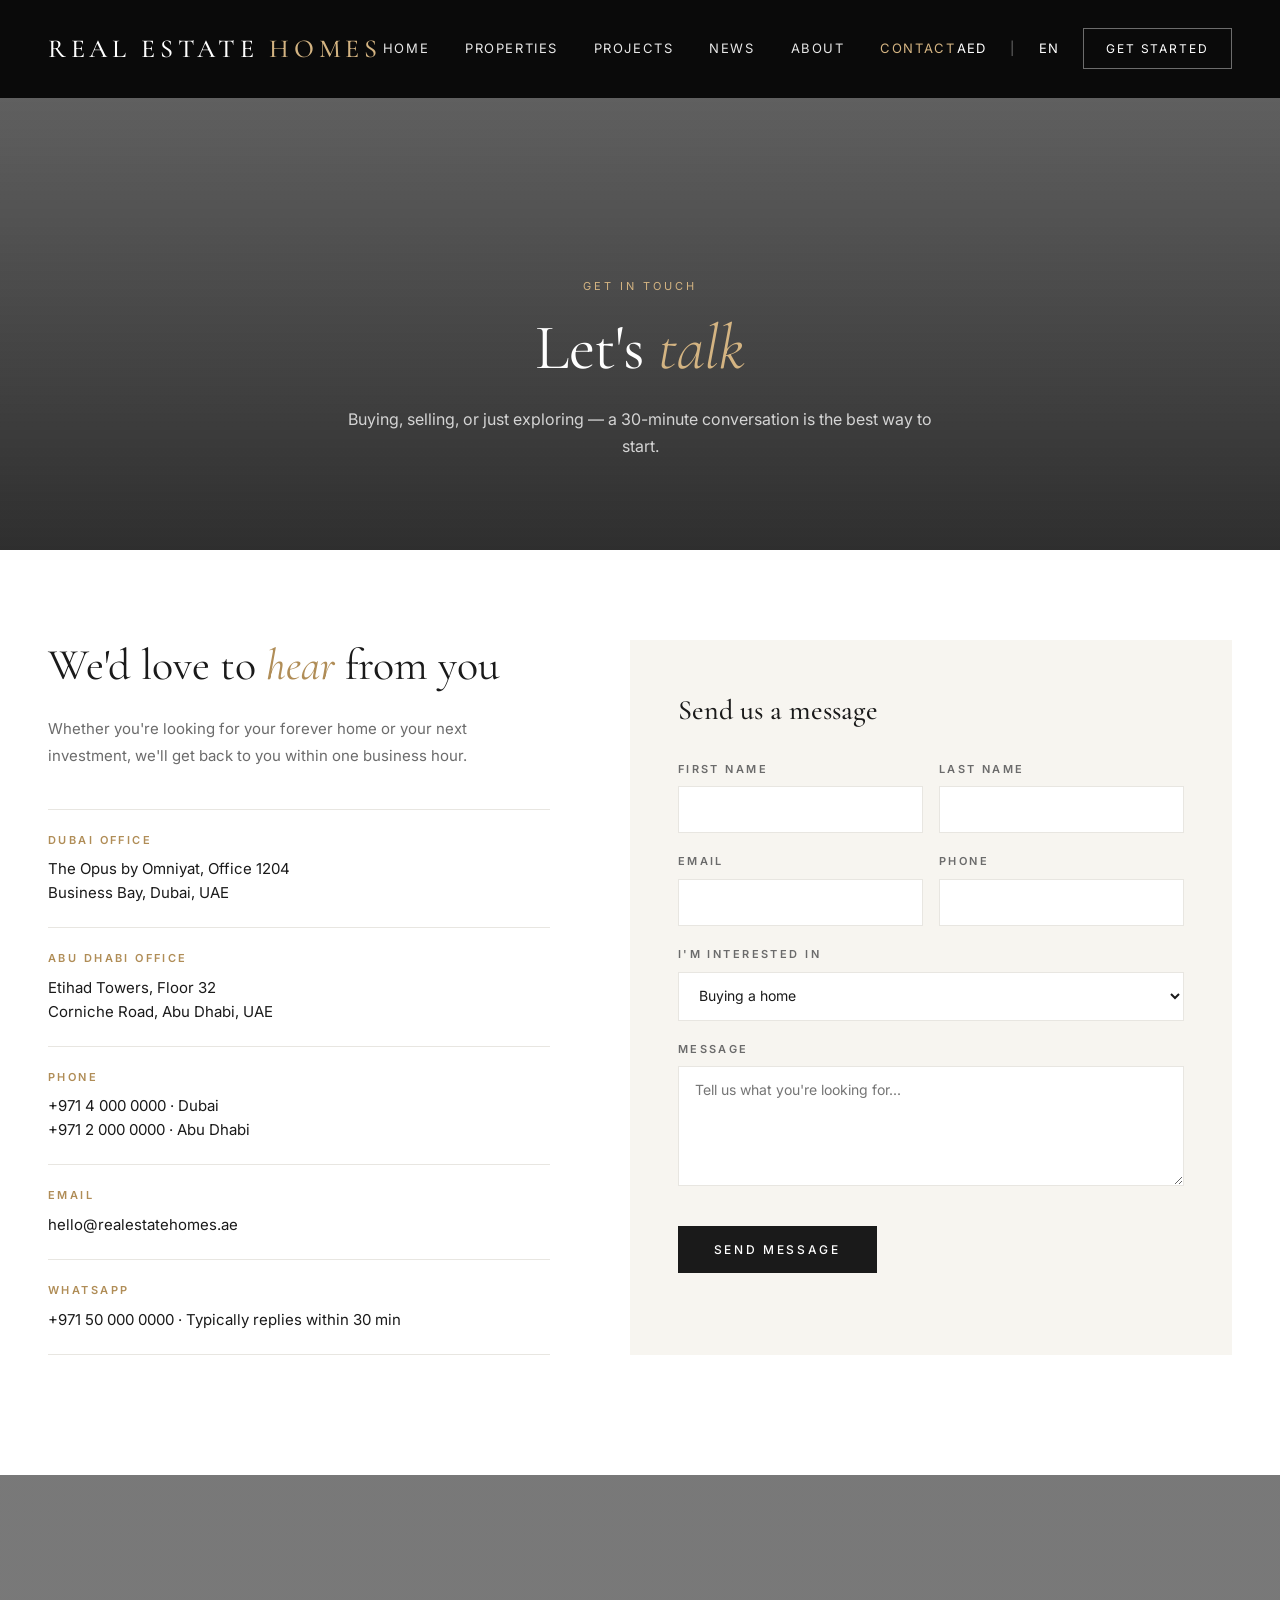
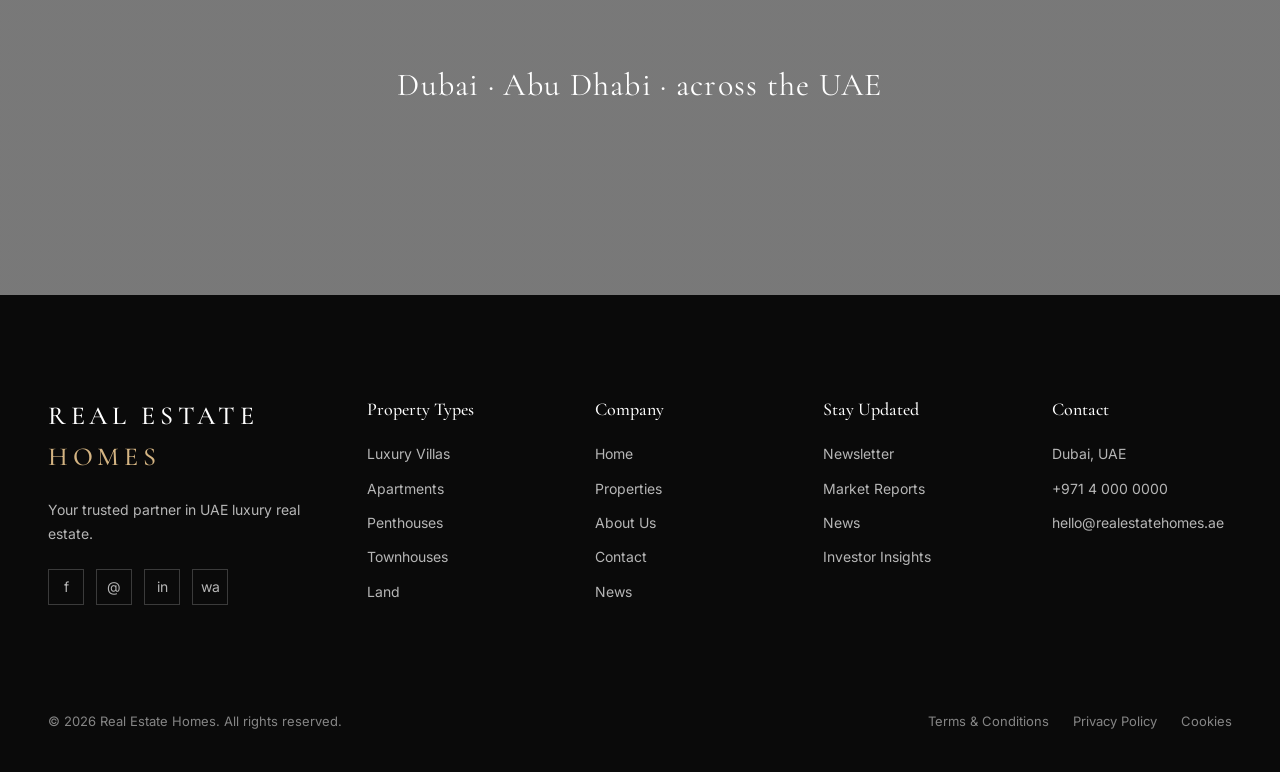
<file: contact.html>
<!DOCTYPE html>
<html lang="en">
<head>
<meta charset="UTF-8">
<meta name="viewport" content="width=device-width, initial-scale=1.0">
<title>Contact | Real Estate Homes UAE</title>
<link rel="preconnect" href="https://fonts.googleapis.com">
<link rel="preconnect" href="https://fonts.gstatic.com" crossorigin>
<link href="https://fonts.googleapis.com/css2?family=Cormorant+Garamond:wght@300;400;500;600;700&family=Inter:wght@300;400;500;600;700&display=swap" rel="stylesheet">
<link rel="stylesheet" href="/styles.css">
</head>
<body>

<nav class="nav nav-solid">
  <a href="/" class="logo">Real Estate <span>Homes</span></a>
  <div class="nav-links">
    <a href="/">Home</a>
    <a href="/properties.html">Properties</a>
    <a href="/projects.html">Projects</a>
    <a href="/news.html">News</a>
    <a href="/about.html">About</a>
    <a href="/contact.html" class="active">Contact</a>
  </div>
  <div class="nav-right">
    <span class="currency">AED</span>
    <span class="divider">|</span>
    <span class="lang">EN</span>
    <a href="/contact.html" class="btn-start">Get Started</a>
  </div>
</nav>

<header class="page-head" style="--bg-img: url('https://images.unsplash.com/photo-1582268611958-ebfd161ef9cf?w=2400&q=80');">
  <div class="crumb">Get in Touch</div>
  <h1>Let's <em>talk</em></h1>
  <p class="lead">Buying, selling, or just exploring — a 30-minute conversation is the best way to start.</p>
</header>

<div class="contact-wrap">
  <div class="contact-info">
    <h2>We'd love to <em style="font-style:italic;color:var(--gold);">hear</em> from you</h2>
    <p>Whether you're looking for your forever home or your next investment, we'll get back to you within one business hour.</p>

    <div class="contact-detail">
      <h4>Dubai Office</h4>
      <p>The Opus by Omniyat, Office 1204<br>Business Bay, Dubai, UAE</p>
    </div>
    <div class="contact-detail">
      <h4>Abu Dhabi Office</h4>
      <p>Etihad Towers, Floor 32<br>Corniche Road, Abu Dhabi, UAE</p>
    </div>
    <div class="contact-detail">
      <h4>Phone</h4>
      <p><a href="tel:+97140000000">+971 4 000 0000</a> · Dubai</p>
      <p><a href="tel:+97120000000">+971 2 000 0000</a> · Abu Dhabi</p>
    </div>
    <div class="contact-detail">
      <h4>Email</h4>
      <p><a href="mailto:hello@realestatehomes.ae">hello@realestatehomes.ae</a></p>
    </div>
    <div class="contact-detail">
      <h4>WhatsApp</h4>
      <p><a href="https://wa.me/971500000000">+971 50 000 0000</a> · Typically replies within 30 min</p>
    </div>
  </div>

  <form class="contact-form" onsubmit="event.preventDefault(); alert('Thanks — we’ll be in touch within an hour.');">
    <h3>Send us a message</h3>

    <div class="field-row">
      <div class="field">
        <label>First Name</label>
        <input type="text" required>
      </div>
      <div class="field">
        <label>Last Name</label>
        <input type="text" required>
      </div>
    </div>

    <div class="field-row">
      <div class="field">
        <label>Email</label>
        <input type="email" required>
      </div>
      <div class="field">
        <label>Phone</label>
        <input type="tel">
      </div>
    </div>

    <div class="field">
      <label>I'm interested in</label>
      <select>
        <option>Buying a home</option>
        <option>Selling my property</option>
        <option>Investment / off-plan</option>
        <option>A market valuation</option>
        <option>Something else</option>
      </select>
    </div>

    <div class="field">
      <label>Message</label>
      <textarea placeholder="Tell us what you're looking for..."></textarea>
    </div>

    <button type="submit">Send Message</button>
  </form>
</div>

<section class="map-band">
  <span class="label">Dubai · Abu Dhabi · across the UAE</span>
</section>

<footer>
  <div class="footer-top">
    <div class="footer-brand">
      <a href="/" class="logo">Real Estate <span>Homes</span></a>
      <p>Your trusted partner in UAE luxury real estate.</p>
      <div class="footer-socials"><a href="#">f</a><a href="#">@</a><a href="#">in</a><a href="#">wa</a></div>
    </div>
    <div class="footer-col"><h4>Property Types</h4><ul><li><a href="/properties.html">Luxury Villas</a></li><li><a href="/properties.html">Apartments</a></li><li><a href="/properties.html">Penthouses</a></li><li><a href="/properties.html">Townhouses</a></li><li><a href="/properties.html">Land</a></li></ul></div>
    <div class="footer-col"><h4>Company</h4><ul><li><a href="/">Home</a></li><li><a href="/properties.html">Properties</a></li><li><a href="/about.html">About Us</a></li><li><a href="/contact.html">Contact</a></li><li><a href="/news.html">News</a></li></ul></div>
    <div class="footer-col"><h4>Stay Updated</h4><ul><li><a href="/news.html">Newsletter</a></li><li><a href="/news.html">Market Reports</a></li><li><a href="/news.html">News</a></li><li><a href="/news.html">Investor Insights</a></li></ul></div>
    <div class="footer-col"><h4>Contact</h4><ul><li>Dubai, UAE</li><li>+971 4 000 0000</li><li>hello@realestatehomes.ae</li></ul></div>
  </div>
  <div class="footer-bottom">
    <span>© 2026 Real Estate Homes. All rights reserved.</span>
    <div class="footer-bottom-links"><a href="#">Terms & Conditions</a><a href="#">Privacy Policy</a><a href="#">Cookies</a></div>
  </div>
</footer>

</body>
</html>
</file>
<file: styles.css>
:root {
  --black: #0a0a0a;
  --ink: #1a1a1a;
  --charcoal: #2a2a2a;
  --muted: #6b6b6b;
  --line: #e8e6e1;
  --paper: #f7f5f0;
  --white: #ffffff;
  --gold: #b08d57;
  --gold-soft: #d4b482;
}
* { margin: 0; padding: 0; box-sizing: border-box; }
html { scroll-behavior: smooth; }
body {
  font-family: 'Inter', -apple-system, sans-serif;
  color: var(--ink);
  background: var(--white);
  line-height: 1.6;
  -webkit-font-smoothing: antialiased;
}
.serif { font-family: 'Cormorant Garamond', Georgia, serif; }
a { color: inherit; text-decoration: none; }
img { max-width: 100%; display: block; }

/* ============ HEADER ============ */
.nav {
  position: absolute; top: 0; left: 0; right: 0; z-index: 50;
  padding: 28px 48px;
  display: flex; align-items: center; justify-content: space-between;
  color: var(--white);
}
.nav.nav-solid {
  position: relative;
  background: var(--black);
}
.logo {
  font-family: 'Cormorant Garamond', serif;
  font-size: 26px; font-weight: 500;
  letter-spacing: 0.18em;
  text-transform: uppercase;
}
.logo span { color: var(--gold-soft); }
.nav-links {
  display: flex; gap: 36px;
  font-size: 13px; font-weight: 400;
  letter-spacing: 0.12em; text-transform: uppercase;
}
.nav-links a { opacity: 0.9; transition: opacity 0.2s; }
.nav-links a:hover, .nav-links a.active { opacity: 1; color: var(--gold-soft); }
.nav-right { display: flex; align-items: center; gap: 24px; font-size: 13px; letter-spacing: 0.08em; }
.nav-right .divider { opacity: 0.4; }
.btn-start {
  border: 1px solid rgba(255,255,255,0.4);
  padding: 10px 22px;
  font-size: 12px; letter-spacing: 0.16em; text-transform: uppercase;
  transition: all 0.25s ease;
}
.btn-start:hover { background: var(--white); color: var(--black); border-color: var(--white); }

/* ============ HERO (homepage full-screen) ============ */
.hero {
  position: relative;
  height: 100vh; min-height: 720px;
  display: flex; flex-direction: column; justify-content: center; align-items: center;
  color: var(--white);
  overflow: hidden;
}
.hero-bg {
  position: absolute; inset: 0;
  background:
    linear-gradient(180deg, rgba(0,0,0,0.45) 0%, rgba(0,0,0,0.25) 40%, rgba(0,0,0,0.75) 100%),
    url('https://images.unsplash.com/photo-1512453979798-5ea266f8880c?w=2400&q=80') center/cover;
  z-index: 0;
}
.hero-content {
  position: relative; z-index: 2;
  max-width: 900px; padding: 0 24px;
  text-align: center;
  margin-top: 40px;
}
.hero-eyebrow {
  display: inline-flex; align-items: center; gap: 12px;
  font-size: 11px; letter-spacing: 0.32em; text-transform: uppercase;
  color: var(--gold-soft);
  margin-bottom: 28px;
}
.hero-eyebrow::before, .hero-eyebrow::after {
  content: ""; width: 36px; height: 1px; background: var(--gold-soft);
}
.hero h1 {
  font-family: 'Cormorant Garamond', serif;
  font-size: clamp(48px, 6vw, 88px);
  font-weight: 400;
  line-height: 1.05;
  letter-spacing: -0.01em;
  margin-bottom: 24px;
}
.hero h1 em { font-style: italic; color: var(--gold-soft); font-weight: 300; }
.hero p {
  font-size: 16px;
  max-width: 620px; margin: 0 auto 48px;
  color: rgba(255,255,255,0.85);
  line-height: 1.75;
}

/* ============ PAGE HEAD (inner-page smaller hero) ============ */
.page-head {
  position: relative;
  padding: 180px 48px 90px;
  color: var(--white);
  background:
    linear-gradient(180deg, rgba(10,10,10,0.65), rgba(10,10,10,0.85)),
    var(--bg-img, url('https://images.unsplash.com/photo-1512453979798-5ea266f8880c?w=2400&q=80')) center/cover;
  text-align: center;
}
.page-head .crumb {
  font-size: 11px; letter-spacing: 0.28em; text-transform: uppercase;
  color: var(--gold-soft);
  margin-bottom: 18px;
}
.page-head h1 {
  font-family: 'Cormorant Garamond', serif;
  font-size: clamp(40px, 5vw, 64px);
  font-weight: 400;
  line-height: 1.1;
  letter-spacing: -0.01em;
}
.page-head h1 em { font-style: italic; color: var(--gold-soft); font-weight: 300; }
.page-head .lead {
  max-width: 620px; margin: 22px auto 0;
  color: rgba(255,255,255,0.78);
  font-size: 16px; line-height: 1.7;
}

/* ============ SEARCH BAR ============ */
.search-bar {
  position: relative; z-index: 2;
  background: var(--white);
  width: min(1100px, 92vw);
  margin: 0 auto -40px;
  padding: 8px;
  border-radius: 2px;
  display: grid;
  grid-template-columns: 1.4fr 1fr 1fr 1fr auto;
  gap: 0;
  box-shadow: 0 30px 60px rgba(0,0,0,0.18);
}
.search-field {
  padding: 16px 22px;
  border-right: 1px solid var(--line);
  text-align: left;
}
.search-field:last-of-type { border-right: none; }
.search-label {
  display: block;
  font-size: 10px; letter-spacing: 0.2em; text-transform: uppercase;
  color: var(--muted); margin-bottom: 6px;
}
.search-value {
  font-size: 14px; color: var(--ink); font-weight: 500;
  display: flex; align-items: center; justify-content: space-between;
}
.search-value::after { content: "▾"; color: var(--muted); font-size: 10px; }
.search-btn {
  background: var(--black); color: var(--white);
  border: none; padding: 0 44px;
  font-size: 12px; letter-spacing: 0.2em; text-transform: uppercase;
  font-family: 'Inter', sans-serif; font-weight: 500;
  cursor: pointer;
  transition: background 0.25s;
}
.search-btn:hover { background: var(--gold); }

/* ============ SECTIONS ============ */
section { padding: 120px 48px; }
.section-head { text-align: center; margin-bottom: 64px; }
.section-eyebrow {
  font-size: 11px; letter-spacing: 0.32em; text-transform: uppercase;
  color: var(--gold); margin-bottom: 18px;
  display: inline-block;
}
.section-title {
  font-family: 'Cormorant Garamond', serif;
  font-size: clamp(36px, 4vw, 56px);
  font-weight: 400; line-height: 1.1;
  color: var(--ink); letter-spacing: -0.01em;
}
.section-sub {
  margin-top: 16px; color: var(--muted); font-size: 16px;
  max-width: 560px; margin-left: auto; margin-right: auto;
}

/* ============ FEATURED PROPERTIES ============ */
.properties {
  background: var(--paper);
  padding-top: 200px;
}
.filter-tabs {
  display: flex; justify-content: center; gap: 48px;
  margin-bottom: 48px;
  font-size: 13px; letter-spacing: 0.18em; text-transform: uppercase;
  color: var(--muted);
}
.filter-tabs .active {
  color: var(--ink); position: relative;
  font-weight: 600;
}
.filter-tabs .active::after {
  content: ""; position: absolute; bottom: -8px; left: 0; right: 0;
  height: 1px; background: var(--gold);
}
.property-grid {
  display: grid;
  grid-template-columns: repeat(auto-fit, minmax(340px, 1fr));
  gap: 32px;
  max-width: 1300px; margin: 0 auto;
}
.property-card {
  background: var(--white);
  overflow: hidden;
  transition: transform 0.3s ease, box-shadow 0.3s ease;
}
.property-card:hover {
  transform: translateY(-4px);
  box-shadow: 0 20px 40px rgba(0,0,0,0.08);
}
.property-img {
  aspect-ratio: 4/3; overflow: hidden;
  position: relative;
}
.property-img img {
  width: 100%; height: 100%; object-fit: cover;
  transition: transform 0.6s ease;
}
.property-card:hover .property-img img { transform: scale(1.05); }
.property-badge {
  position: absolute; top: 16px; left: 16px;
  background: var(--white); color: var(--ink);
  padding: 6px 14px;
  font-size: 10px; letter-spacing: 0.2em; text-transform: uppercase;
  font-weight: 500;
}
.property-info { padding: 28px 8px 8px; }
.property-location {
  font-size: 11px; letter-spacing: 0.2em; text-transform: uppercase;
  color: var(--gold); margin-bottom: 8px;
}
.property-name {
  font-family: 'Cormorant Garamond', serif;
  font-size: 28px; font-weight: 500;
  color: var(--ink); margin-bottom: 14px;
}
.property-meta {
  display: flex; gap: 18px;
  font-size: 13px; color: var(--muted);
  margin-bottom: 18px;
  padding-bottom: 18px; border-bottom: 1px solid var(--line);
}
.property-meta span { display: flex; align-items: center; gap: 6px; }
.property-foot {
  display: flex; align-items: center; justify-content: space-between;
}
.property-price {
  font-family: 'Cormorant Garamond', serif;
  font-size: 24px; font-weight: 600;
  color: var(--ink);
}
.property-price span { font-size: 13px; color: var(--muted); font-family: 'Inter', sans-serif; font-weight: 400; }
.property-link {
  font-size: 11px; letter-spacing: 0.2em; text-transform: uppercase;
  color: var(--ink); font-weight: 600;
  position: relative;
  padding-bottom: 4px;
}
.property-link::after {
  content: ""; position: absolute; bottom: 0; left: 0; right: 0;
  height: 1px; background: var(--gold);
}

/* ============ PROPERTIES PAGE (full listing with sidebar) ============ */
.listing-wrap {
  display: grid;
  grid-template-columns: 280px 1fr;
  gap: 56px;
  max-width: 1400px;
  margin: 0 auto;
  padding: 90px 48px 120px;
}
.filter-side h4 {
  font-family: 'Cormorant Garamond', serif;
  font-size: 20px; font-weight: 500;
  margin-bottom: 24px;
}
.filter-group {
  border-top: 1px solid var(--line);
  padding: 22px 0;
}
.filter-group h5 {
  font-size: 11px; letter-spacing: 0.2em; text-transform: uppercase;
  color: var(--muted); margin-bottom: 14px;
  font-weight: 600;
}
.filter-options { display: flex; flex-direction: column; gap: 10px; }
.filter-option {
  display: flex; align-items: center; gap: 10px;
  font-size: 14px; color: var(--ink);
  cursor: pointer;
}
.filter-option input { accent-color: var(--gold); }
.price-range { display: flex; gap: 8px; }
.price-range input {
  width: 100%; padding: 10px 12px;
  border: 1px solid var(--line);
  font-size: 13px; font-family: inherit;
  color: var(--ink);
}
.price-range input:focus { outline: none; border-color: var(--gold); }
.filter-apply {
  width: 100%; margin-top: 24px;
  padding: 14px 0;
  background: var(--black); color: var(--white);
  border: none;
  font-size: 12px; letter-spacing: 0.2em; text-transform: uppercase;
  font-weight: 500; cursor: pointer;
  transition: background 0.2s;
}
.filter-apply:hover { background: var(--gold); }
.listing-main {
  min-width: 0;
}
.listing-toolbar {
  display: flex; align-items: center; justify-content: space-between;
  margin-bottom: 32px;
  padding-bottom: 18px;
  border-bottom: 1px solid var(--line);
  font-size: 13px;
}
.listing-toolbar .count { color: var(--muted); }
.listing-toolbar .count b { color: var(--ink); }
.listing-toolbar .sort { display: flex; align-items: center; gap: 8px; }
.listing-toolbar select {
  background: transparent;
  border: 1px solid var(--line);
  padding: 8px 14px;
  font-family: inherit;
  font-size: 13px;
  color: var(--ink);
  cursor: pointer;
}
.listing-grid {
  display: grid;
  grid-template-columns: repeat(auto-fit, minmax(300px, 1fr));
  gap: 32px;
}

/* Pagination */
.pagination {
  display: flex; justify-content: center; gap: 4px;
  margin-top: 64px;
  font-size: 13px;
}
.pagination a {
  width: 40px; height: 40px;
  display: flex; align-items: center; justify-content: center;
  border: 1px solid var(--line);
  color: var(--ink);
  transition: all 0.2s;
}
.pagination a.current { background: var(--ink); color: var(--white); border-color: var(--ink); }
.pagination a:hover { border-color: var(--gold); color: var(--gold); }

/* ============ PROJECTS PAGE ============ */
.projects-grid {
  display: grid;
  grid-template-columns: repeat(auto-fit, minmax(420px, 1fr));
  gap: 4px;
  max-width: 1400px;
  margin: 0 auto;
  padding: 60px 48px 120px;
}
.project-card {
  position: relative;
  aspect-ratio: 4/3;
  overflow: hidden;
  cursor: pointer;
}
.project-card img {
  position: absolute; inset: 0;
  width: 100%; height: 100%;
  object-fit: cover;
  transition: transform 0.8s ease;
}
.project-card:hover img { transform: scale(1.06); }
.project-overlay {
  position: absolute; inset: 0;
  background: linear-gradient(180deg, transparent 30%, rgba(10,10,10,0.85) 100%);
  display: flex; flex-direction: column; justify-content: flex-end;
  padding: 36px;
  color: var(--white);
}
.project-overlay .badge {
  font-size: 10px; letter-spacing: 0.28em; text-transform: uppercase;
  color: var(--gold-soft);
  margin-bottom: 12px;
}
.project-overlay h3 {
  font-family: 'Cormorant Garamond', serif;
  font-size: 32px; font-weight: 500;
  margin-bottom: 8px;
  line-height: 1.1;
}
.project-overlay .meta {
  font-size: 13px; color: rgba(255,255,255,0.8);
}

/* ============ NEWS PAGE ============ */
.news-grid {
  max-width: 1300px;
  margin: 0 auto;
  padding: 90px 48px 120px;
  display: grid;
  grid-template-columns: repeat(auto-fit, minmax(340px, 1fr));
  gap: 56px 40px;
}
.article-card { cursor: pointer; }
.article-img {
  aspect-ratio: 16/10;
  overflow: hidden;
  margin-bottom: 24px;
}
.article-img img {
  width: 100%; height: 100%; object-fit: cover;
  transition: transform 0.6s;
}
.article-card:hover .article-img img { transform: scale(1.05); }
.article-tag {
  font-size: 11px; letter-spacing: 0.22em; text-transform: uppercase;
  color: var(--gold); margin-bottom: 10px;
}
.article-title {
  font-family: 'Cormorant Garamond', serif;
  font-size: 26px; font-weight: 500;
  color: var(--ink); margin-bottom: 12px;
  line-height: 1.25;
}
.article-excerpt {
  font-size: 14px; color: var(--muted);
  line-height: 1.7;
  margin-bottom: 16px;
}
.article-meta {
  font-size: 12px; letter-spacing: 0.1em; color: var(--muted);
  text-transform: uppercase;
}

/* ============ ABOUT PAGE ============ */
.about-intro {
  max-width: 880px;
  margin: 0 auto;
  padding: 120px 48px;
  text-align: center;
}
.about-intro p {
  font-family: 'Cormorant Garamond', serif;
  font-size: 28px; font-weight: 300; line-height: 1.45;
  color: var(--ink);
  font-style: italic;
}
.about-intro p::before, .about-intro p::after { content: '"'; color: var(--gold); }

.about-split {
  display: grid;
  grid-template-columns: 1fr 1fr;
  gap: 80px;
  max-width: 1300px;
  margin: 0 auto;
  padding: 0 48px 120px;
  align-items: center;
}
.about-split img {
  width: 100%; aspect-ratio: 4/5; object-fit: cover;
}
.about-split.reverse { direction: rtl; }
.about-split.reverse > * { direction: ltr; }
.about-split h2 {
  font-family: 'Cormorant Garamond', serif;
  font-size: clamp(32px, 3.5vw, 44px);
  font-weight: 400; line-height: 1.15;
  margin-bottom: 24px;
}
.about-split h2 em { font-style: italic; color: var(--gold); font-weight: 300; }
.about-split .eyebrow {
  font-size: 11px; letter-spacing: 0.32em; text-transform: uppercase;
  color: var(--gold); margin-bottom: 18px;
}
.about-split p { color: var(--muted); margin-bottom: 16px; font-size: 15px; line-height: 1.8; }

.stats-band {
  background: var(--ink); color: var(--white);
  padding: 90px 48px;
}
.stats-grid {
  max-width: 1200px; margin: 0 auto;
  display: grid;
  grid-template-columns: repeat(auto-fit, minmax(220px, 1fr));
  gap: 48px;
  text-align: center;
}
.stat .num {
  font-family: 'Cormorant Garamond', serif;
  font-size: 64px; font-weight: 400;
  color: var(--gold-soft);
  line-height: 1; margin-bottom: 12px;
}
.stat .label {
  font-size: 12px; letter-spacing: 0.22em; text-transform: uppercase;
  color: rgba(255,255,255,0.7);
}

/* ============ CONTACT PAGE ============ */
.contact-wrap {
  max-width: 1300px;
  margin: 0 auto;
  padding: 90px 48px 120px;
  display: grid;
  grid-template-columns: 1fr 1.2fr;
  gap: 80px;
}
.contact-info h2 {
  font-family: 'Cormorant Garamond', serif;
  font-size: clamp(32px, 3.5vw, 44px);
  font-weight: 400; line-height: 1.15;
  margin-bottom: 24px;
}
.contact-info > p {
  color: var(--muted); font-size: 15px; line-height: 1.8;
  margin-bottom: 40px;
}
.contact-detail {
  padding: 22px 0;
  border-top: 1px solid var(--line);
}
.contact-detail:last-of-type { border-bottom: 1px solid var(--line); }
.contact-detail h4 {
  font-size: 11px; letter-spacing: 0.22em; text-transform: uppercase;
  color: var(--gold); margin-bottom: 8px;
  font-weight: 600;
}
.contact-detail p, .contact-detail a {
  color: var(--ink); font-size: 15px;
  line-height: 1.6;
}
.contact-detail a:hover { color: var(--gold); }
.contact-form { background: var(--paper); padding: 48px; }
.contact-form h3 {
  font-family: 'Cormorant Garamond', serif;
  font-size: 28px; font-weight: 500;
  margin-bottom: 28px;
}
.field { margin-bottom: 20px; }
.field label {
  display: block;
  font-size: 11px; letter-spacing: 0.22em; text-transform: uppercase;
  color: var(--muted); margin-bottom: 8px;
  font-weight: 600;
}
.field input, .field select, .field textarea {
  width: 100%;
  padding: 14px 16px;
  border: 1px solid var(--line);
  background: var(--white);
  font-family: inherit; font-size: 14px;
  color: var(--ink);
}
.field input:focus, .field select:focus, .field textarea:focus {
  outline: none; border-color: var(--gold);
}
.field textarea { resize: vertical; min-height: 120px; }
.field-row { display: grid; grid-template-columns: 1fr 1fr; gap: 16px; }
.contact-form button {
  margin-top: 12px;
  background: var(--ink); color: var(--white);
  border: none; padding: 16px 36px;
  font-size: 12px; letter-spacing: 0.22em; text-transform: uppercase;
  font-family: inherit; font-weight: 500;
  cursor: pointer;
  transition: background 0.2s;
}
.contact-form button:hover { background: var(--gold); }

.map-band {
  height: 420px;
  background:
    linear-gradient(rgba(10,10,10,0.55), rgba(10,10,10,0.55)),
    url('https://images.unsplash.com/photo-1518684079-3c830dcef090?w=2000&q=80') center/cover;
  display: flex; align-items: center; justify-content: center;
  color: var(--white); text-align: center;
}
.map-band .label {
  font-family: 'Cormorant Garamond', serif;
  font-size: 32px; font-weight: 400;
  letter-spacing: 0.04em;
}

/* ============ SERVICES ============ */
.services { background: var(--white); }
.service-grid {
  display: grid;
  grid-template-columns: repeat(auto-fit, minmax(260px, 1fr));
  gap: 0;
  max-width: 1300px; margin: 0 auto;
  border-top: 1px solid var(--line);
  border-bottom: 1px solid var(--line);
}
.service-item {
  padding: 56px 40px;
  border-right: 1px solid var(--line);
  position: relative;
}
.service-item:last-child { border-right: none; }
.service-num {
  font-family: 'Cormorant Garamond', serif;
  font-size: 14px; color: var(--gold); font-weight: 500;
  margin-bottom: 28px;
  letter-spacing: 0.08em;
}
.service-title {
  font-family: 'Cormorant Garamond', serif;
  font-size: 26px; font-weight: 500; color: var(--ink);
  margin-bottom: 18px; line-height: 1.2;
}
.service-desc {
  font-size: 14px; color: var(--muted);
  line-height: 1.7;
}

/* ============ AGENTS ============ */
.agents { background: var(--paper); }
.agent-grid {
  display: grid;
  grid-template-columns: repeat(auto-fit, minmax(300px, 1fr));
  gap: 32px;
  max-width: 1100px; margin: 0 auto;
}
.agent-card {
  background: var(--white);
  overflow: hidden;
  transition: transform 0.3s ease;
}
.agent-card:hover { transform: translateY(-4px); }
.agent-photo {
  aspect-ratio: 4/5;
  background: var(--paper);
  overflow: hidden;
}
.agent-photo img { width: 100%; height: 100%; object-fit: cover; }
.agent-info { padding: 28px 32px 32px; }
.agent-name {
  font-family: 'Cormorant Garamond', serif;
  font-size: 28px; font-weight: 500; color: var(--ink);
  margin-bottom: 6px;
}
.agent-role {
  font-size: 12px; letter-spacing: 0.18em; text-transform: uppercase;
  color: var(--gold); margin-bottom: 16px;
}
.agent-count {
  font-size: 13px; color: var(--muted); margin-bottom: 18px;
}
.agent-bio {
  font-size: 14px; color: var(--muted); line-height: 1.7;
  margin-bottom: 24px;
  padding-top: 18px; border-top: 1px solid var(--line);
}
.agent-cta {
  display: inline-block;
  background: var(--ink); color: var(--white);
  padding: 12px 28px;
  font-size: 11px; letter-spacing: 0.2em; text-transform: uppercase;
  transition: background 0.25s;
}
.agent-cta:hover { background: var(--gold); }

/* ============ CTA ============ */
.cta {
  background:
    linear-gradient(rgba(10,10,10,0.7), rgba(10,10,10,0.85)),
    url('https://images.unsplash.com/photo-1582407947304-fd86f028f716?w=2400&q=80') center/cover;
  color: var(--white);
  text-align: center;
  padding: 140px 48px;
}
.cta .section-title { color: var(--white); }
.cta .section-sub { color: rgba(255,255,255,0.75); margin-bottom: 40px; }
.cta-buttons { display: flex; justify-content: center; gap: 16px; flex-wrap: wrap; }
.cta-btn {
  padding: 16px 36px;
  font-size: 12px; letter-spacing: 0.2em; text-transform: uppercase;
  font-weight: 500;
  transition: all 0.25s;
}
.cta-btn-primary { background: var(--gold); color: var(--white); }
.cta-btn-primary:hover { background: var(--gold-soft); }
.cta-btn-ghost { background: transparent; color: var(--white); border: 1px solid rgba(255,255,255,0.4); }
.cta-btn-ghost:hover { background: var(--white); color: var(--ink); }

/* ============ FOOTER ============ */
footer {
  background: var(--black);
  color: rgba(255,255,255,0.7);
  padding: 100px 48px 40px;
}
.footer-top {
  display: grid;
  grid-template-columns: 1.5fr 1fr 1fr 1fr 1fr;
  gap: 48px;
  max-width: 1300px; margin: 0 auto 64px;
}
.footer-brand .logo { color: var(--white); margin-bottom: 20px; display: block; }
.footer-brand p { font-size: 14px; line-height: 1.7; margin-bottom: 24px; max-width: 280px; }
.footer-socials { display: flex; gap: 12px; }
.footer-socials a {
  width: 36px; height: 36px;
  border: 1px solid rgba(255,255,255,0.2);
  display: flex; align-items: center; justify-content: center;
  transition: all 0.25s;
  font-size: 14px;
}
.footer-socials a:hover { background: var(--gold); border-color: var(--gold); }
.footer-col h4 {
  font-family: 'Cormorant Garamond', serif;
  color: var(--white);
  font-size: 18px; font-weight: 500;
  margin-bottom: 20px;
}
.footer-col ul { list-style: none; }
.footer-col li { margin-bottom: 12px; font-size: 14px; }
.footer-col a { transition: color 0.2s; }
.footer-col a:hover { color: var(--gold-soft); }
.footer-areas {
  border-top: 1px solid rgba(255,255,255,0.1);
  border-bottom: 1px solid rgba(255,255,255,0.1);
  padding: 48px 0;
  max-width: 1300px; margin: 0 auto 32px;
  display: grid;
  grid-template-columns: repeat(4, 1fr);
  gap: 48px;
}
.footer-areas h5 {
  font-family: 'Cormorant Garamond', serif;
  color: var(--white);
  font-size: 16px; font-weight: 500;
  margin-bottom: 16px;
}
.footer-areas ul { list-style: none; }
.footer-areas li { margin-bottom: 8px; font-size: 13px; }
.footer-bottom {
  max-width: 1300px; margin: 0 auto;
  display: flex; justify-content: space-between; align-items: center;
  padding-top: 32px;
  font-size: 13px; color: rgba(255,255,255,0.5);
  flex-wrap: wrap; gap: 16px;
}
.footer-bottom-links { display: flex; gap: 24px; }

/* ============ RESPONSIVE ============ */
@media (max-width: 1024px) {
  .nav-links { display: none; }
  section { padding: 80px 24px; }
  .properties { padding-top: 140px; }
  .search-bar { grid-template-columns: 1fr 1fr; }
  .search-btn { grid-column: span 2; padding: 18px; }
  .footer-top { grid-template-columns: 1fr 1fr; }
  .footer-areas { grid-template-columns: 1fr 1fr; }
  .listing-wrap { grid-template-columns: 1fr; padding: 60px 24px; gap: 32px; }
  .about-split { grid-template-columns: 1fr; gap: 40px; padding: 0 24px 80px; }
  .about-split.reverse { direction: ltr; }
  .contact-wrap { grid-template-columns: 1fr; gap: 48px; padding: 60px 24px; }
  .news-grid, .projects-grid { padding: 60px 24px 80px; }
  .page-head { padding: 140px 24px 70px; }
}
@media (max-width: 600px) {
  .nav { padding: 20px; }
  .nav-right .divider, .nav-right .currency, .nav-right .lang { display: none; }
  .search-bar { grid-template-columns: 1fr; }
  .search-btn { grid-column: span 1; }
  .filter-tabs { gap: 24px; font-size: 11px; }
  .footer-top, .footer-areas { grid-template-columns: 1fr; gap: 32px; }
  .footer-bottom { flex-direction: column; text-align: center; }
  .field-row { grid-template-columns: 1fr; }
  .contact-form { padding: 32px 24px; }
  .stats-grid { gap: 32px; }
}
</file>
